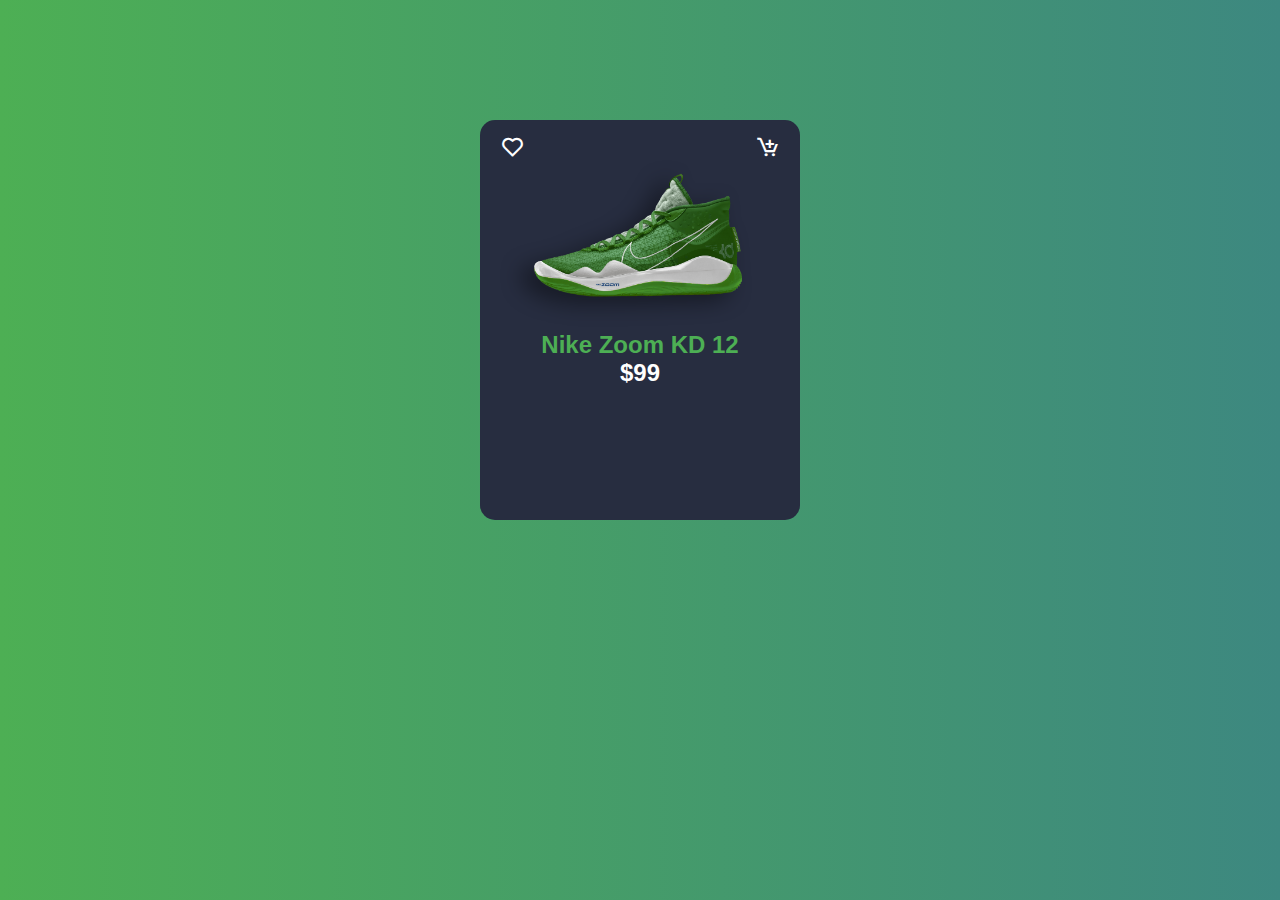
<file: prj1/index.html>
<!DOCTYPE html>
<html lang="en">
<head>
    <meta charset="UTF-8">
    <meta http-equiv="X-UA-Compatible" content="IE=edge">
    <meta name="viewport" content="width=device-width, initial-scale=1.0">
    <link rel="stylesheet" href="./style.css">
    <link href='https://unpkg.com/boxicons@2.1.2/css/boxicons.min.css' rel='stylesheet'>
    <title>Product card</title>
</head>
<body>
    <div class="card">
        <div class="card__heart">
            <i class='bx bx-heart'></i>
        </div>
        <div class="card__cart">
            <i class='bx bx-cart-add' ></i>
        </div>
        <div class="card__img">
            <img src="./Nike Zoom KD 12.png" alt="">
        </div>
        <div class="card__title">
            Nike Zoom KD 12
        </div>
        <div class="card__price">
            $99
        </div>
        <div class="card_action">
        
        </div>
        <div class="card__size">
            <h2>Size:</h2>
            <span>6</span>
            <span>7</span>
            <span>8</span>
            <span>9</span>
        </div>
        <div class="card__color">
            <h2>Color:</h2>
            <span class="card__color__green"></span>
            <span class="card__color__red"></span>
            <span class="card__color__black"></span>
   
        </div>
        <div class="card__action">
            <button>Buy now</button>
            <button>Add cart</button>
        
        </div>

        
    </div>
</body>
</html>
</file>
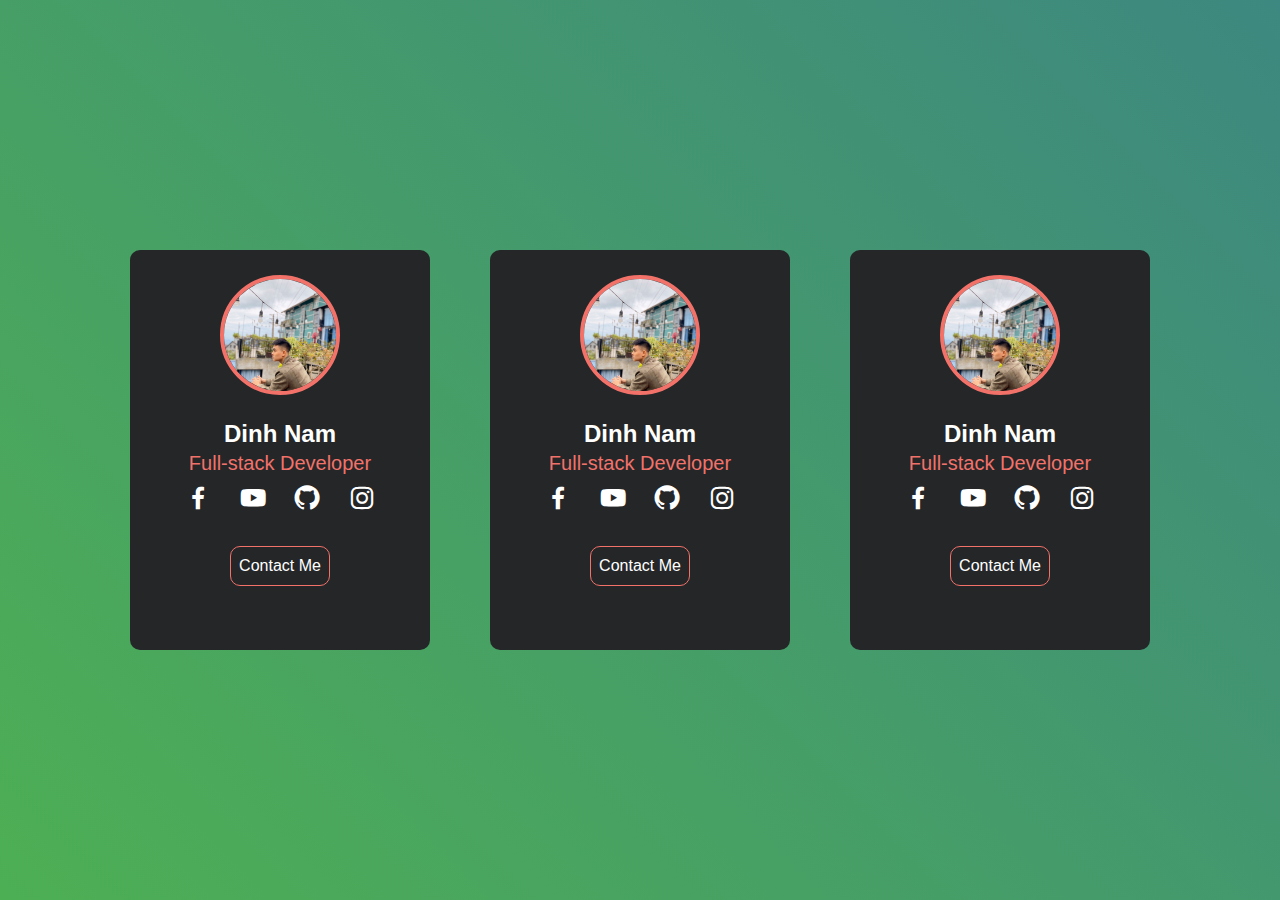
<file: prj2/index.html>
<!DOCTYPE html>
<html lang="en">
<head>
    <meta charset="UTF-8">
    <meta http-equiv="X-UA-Compatible" content="IE=edge">
    <meta name="viewport" content="width=device-width, initial-scale=1.0">
    <link rel="stylesheet" href="./style.css">
    <link href='https://unpkg.com/boxicons@2.1.2/css/boxicons.min.css' rel='stylesheet'>
    <title>Profile card</title>
</head>
<body>
    <div class="card">
        <div class="card__img">
            <img src="./aNam.jpg" alt="">
        </div>
        <div class="card__name bian"> Dinh Nam</div>
        <div class="card__job bian">Full-stack Developer</div>
        <div class="card__icon bian">
            <i class='bx bxl-facebook'></i>
            <i class='bx bxl-youtube'></i>
            <i class='bx bxl-github'></i>
            <i class='bx bxl-instagram' ></i>

        </div>
        <div class="card__button bian">
          <button>Contact Me</button>  
        </div>
    </div>

    <div class="card">
        <div class="card__img">
            <img src="./aNam.jpg" alt="">
        </div>
        <div class="card__name bian"> Dinh Nam</div>
        <div class="card__job bian">Full-stack Developer</div>
        <div class="card__icon bian">
            <i class='bx bxl-facebook'></i>
            <i class='bx bxl-youtube'></i>
            <i class='bx bxl-github'></i>
            <i class='bx bxl-instagram' ></i>

        </div>
        <div class="card__button bian">
          <button>Contact Me</button>  
        </div>
    </div>

    <div class="card">
        <div class="card__img">
            <img src="./aNam.jpg" alt="">
        </div>
        <div class="card__name bian"> Dinh Nam</div>
        <div class="card__job bian">Full-stack Developer</div>
        <div class="card__icon bian">
            <i class='bx bxl-facebook'></i>
            <i class='bx bxl-youtube'></i>
            <i class='bx bxl-github'></i>
            <i class='bx bxl-instagram' ></i>

        </div>
        <div class="card__button bian">
          <button>Contact Me</button>  
        </div>
    </div>
</body>
</html>
</file>
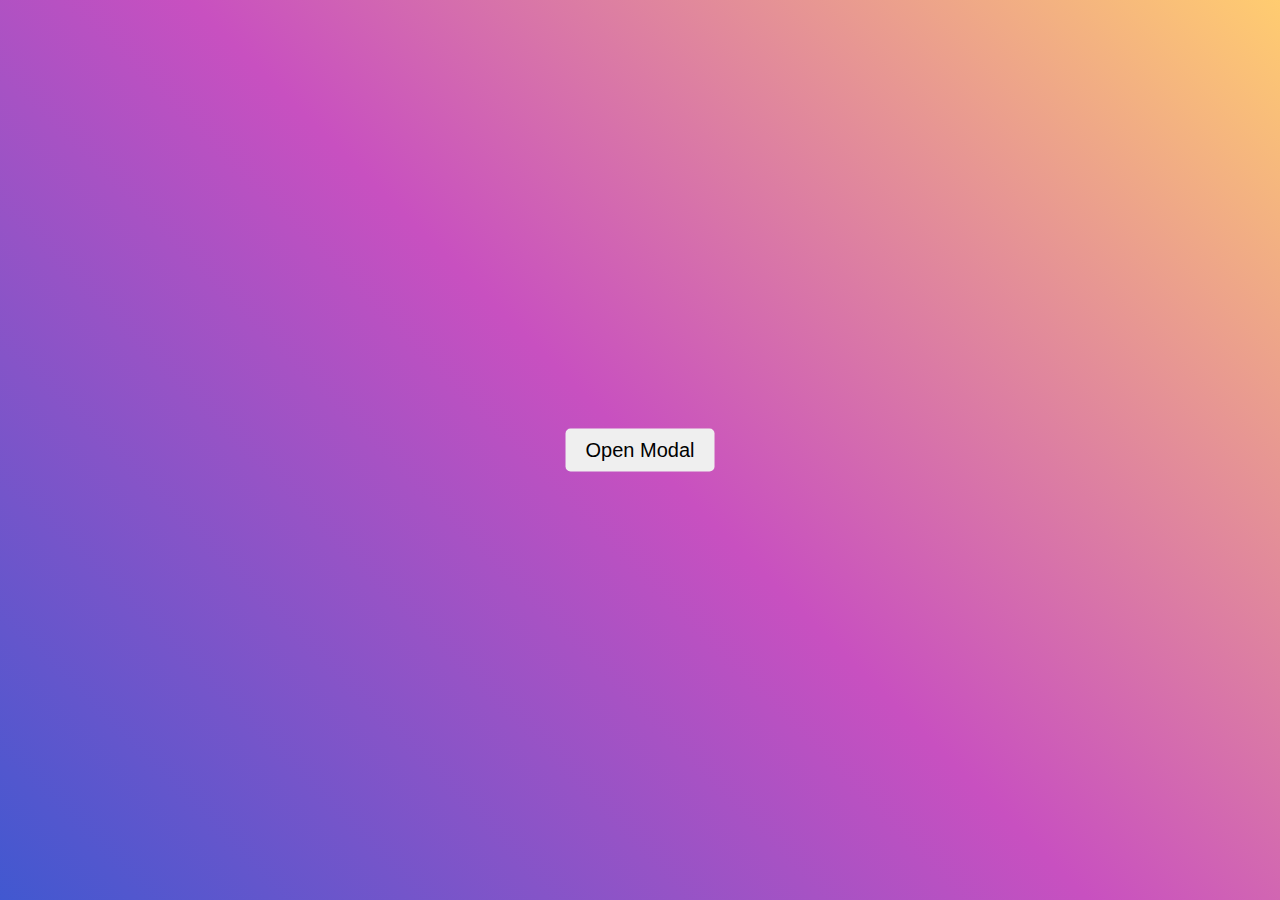
<file: prj3/index.html>
<!DOCTYPE html>
<html lang="en">
<head>
    <meta charset="UTF-8">
    <meta http-equiv="X-UA-Compatible" content="IE=edge">
    <meta name="viewport" content="width=device-width, initial-scale=1.0">
    <link rel="stylesheet" href="./style.css">
    <link href='https://unpkg.com/boxicons@2.1.2/css/boxicons.min.css' rel='stylesheet'>
    <title>Create modal</title>
</head>
<body>
    <button class="button__open">Open Modal</button>

    <div class="model hide">
        <div class="model__background">

        </div>
        <div class="model__inner">
            <div class="model__header">
                <p>Welcome to Nodemy</p>
                <i class='bx bxs-x-square'></i>
            </div>
            <div class="model__body">
                <h2>Modal</h2>
                <p>Đây là phần body của model</p>
            </div>
            <div class="model__footer">
                <button class="footer">Close</button>
            </div>
        </div>
    </div>
</body>
<script src="./app.js"></script>
</html>
</file>
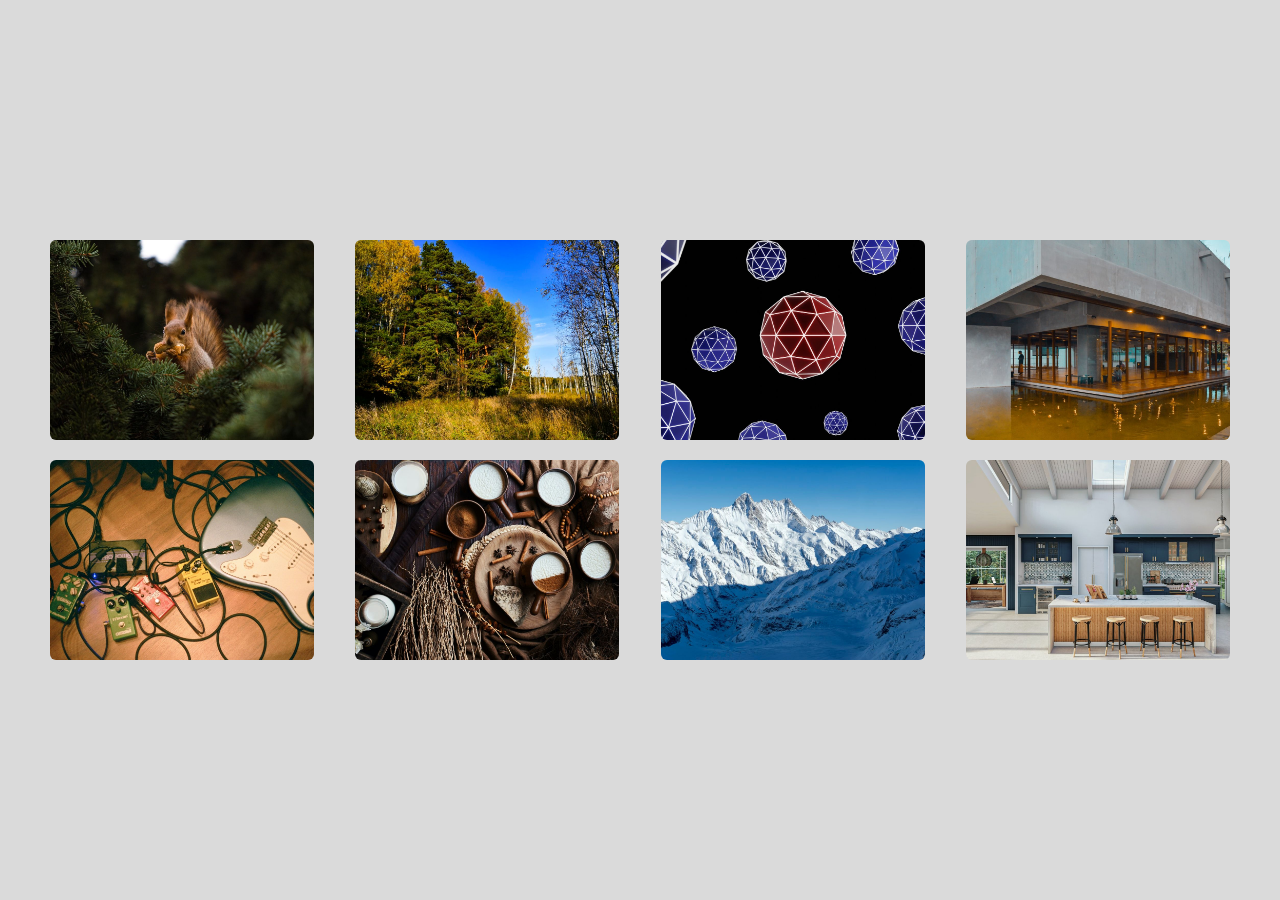
<file: prj4/index.html>
<!DOCTYPE html>
<html lang="en">
<head>
    <meta charset="UTF-8">
    <meta http-equiv="X-UA-Compatible" content="IE=edge">
    <meta name="viewport" content="width=device-width, initial-scale=1.0">
    <title>Image Gallery</title>
    <link href='https://unpkg.com/boxicons@2.1.2/css/boxicons.min.css' rel='stylesheet'>
    <link rel="stylesheet" href="./style.css">
</head>
<body>
    <div class="wrapper">
        <div class="image"> 
             <img src="./image/img1.jpeg" alt="">
        </div>
        <div class="image">
             <img src="./image/img2.jpeg" alt="">
        </div>
        <div class="image">
            <img src="./image/img3.jpeg" alt="">
        </div>
        <div class="image">
            <img src="./image/img4.jpeg" alt="">
        </div>
        <div class="image">
             <img src="./image/img5.jpeg" alt="">         
        </div>
        <div class="image">
            <img src="./image/img6.jpeg" alt="">
        </div>
        <div class="image">
            <img src="./image/img7.jpeg" alt="">
        </div>
        <div class="image">
            <img src="./image/img8.jpeg" alt="">
        </div>
    </div>
   <div class="gallery">
        <div class="left">
            <i class='bx bx-chevron-left'></i>
        </div>

         <div class="gallery__inner">
           <img src="./image/img1.jpeg" alt="">
        </div>

        <div class="close">
            <i class='bx bx-x'></i>
        </div>
     
        <div class="right">
            <i class='bx bx-chevron-right'></i>
        </div>
   </div>
</body>
<script src="./app.js"></script>
</html>
</file>
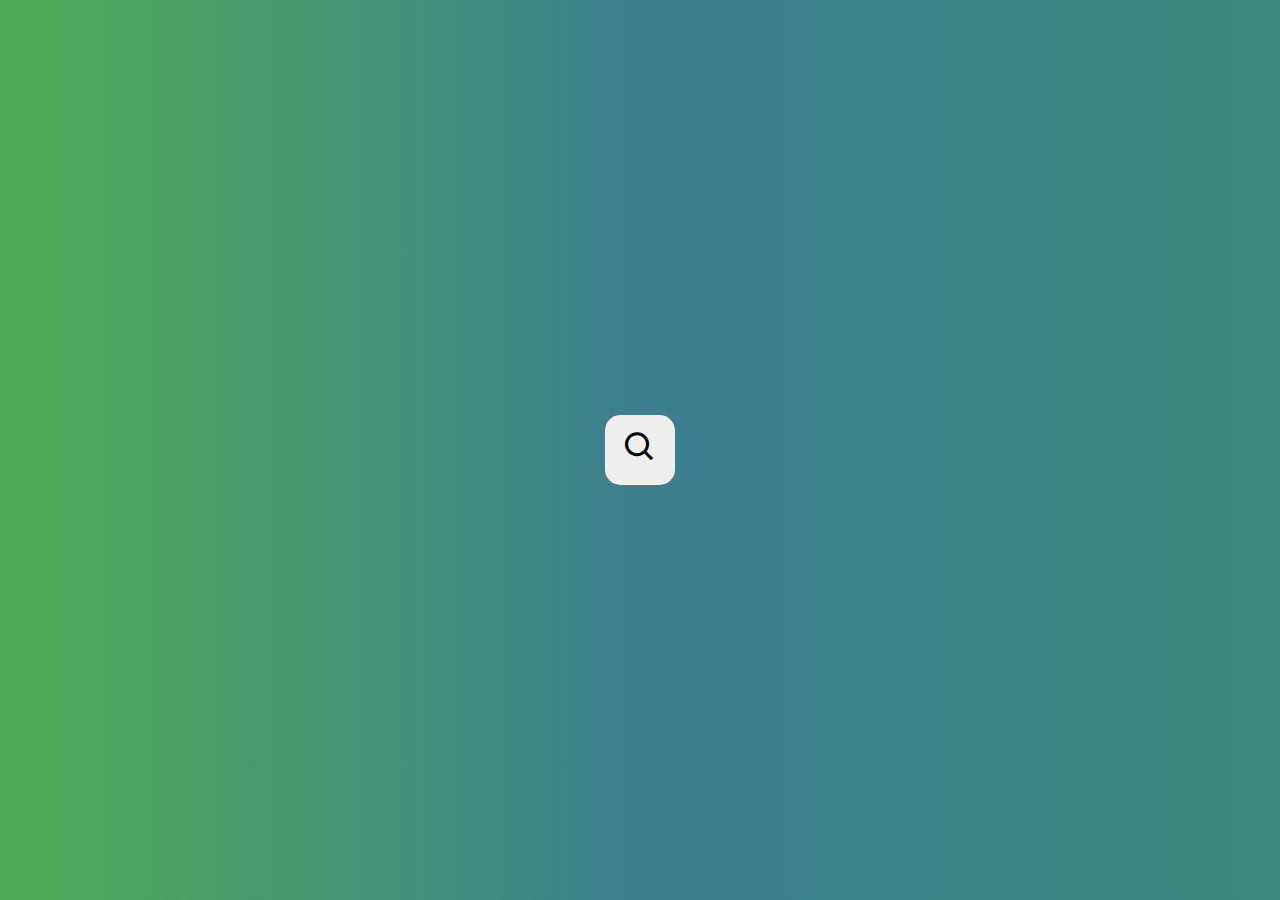
<file: prj5/index.html>
<!DOCTYPE html>
<html lang="en">
<head>
    <meta charset="UTF-8">
    <meta http-equiv="X-UA-Compatible" content="IE=edge">
    <meta name="viewport" content="width=device-width, initial-scale=1.0">
    <title>Search box</title>
    <link href='https://unpkg.com/boxicons@2.1.2/css/boxicons.min.css' rel='stylesheet'>
    <link rel="stylesheet" href="./style.css">
</head>
<body>
    <div class="search__box">
        <input class="search__input" type="text"></input>
        <button class="search__btn">
            <i class='bx bx-search'></i>
        </button>
            
        
    </div>

   
</body>
<script src="./app.js"></script>
</html>
</file>
<file: prj1/style.css>
*{
    margin: 0;
    padding:0 ;
    box-sizing: border-box;
}
body {
    /* background-color:  red; */
    height: auto;
    /* background-color:  #4daf54 */
    background-image: linear-gradient(to right, #4daf54, #3d8880);
}
.card{
    margin: 120px auto;
    width: 320px;
    height: 400px;
    background: #272d40;
    border-radius: 15px;
    padding: 40px 20px;
    color: white;
    
    font-family:'Gill Sans', 'Gill Sans MT', Calibri, 'Trebuchet MS', sans-serif;
    position: relative;
}


.card__heart:hover {
    cursor: pointer;

}
.card__img {
    width: 90%;
    transition: 0.5s;
}
.card__img img{
    width: 100%;
    height: 100%;
    object-fit: cover;
}
.card__title , .card__price   {
    font-size: 24px;
    font-weight: 650;
    text-align: center;
    transition: 0.5s;

    }
.card__title    {
    color: #4daf54;
    }
.card__size {
    font-size: 16px;

    }
.card__color    {
    
    
    }
.card__color, .card__size {
    display: flex;
    align-items: center;
    margin-bottom: 10px;
    }
.card__size span {
    padding: 1px 8px;
    background: #dadada;
    color:black;
    border-radius: 5px;
    margin: 0px 8px;
    font-weight: bold;
    cursor: pointer;
    
}
.card__color span{
    margin-top: 8px;
    width: 15px;
    height: 15px;
    border-radius: 50%;
    margin: 0 5px;
    cursor: pointer;

}
/* .card__color span:hover,.card__size span:hover {
    cursor: pointer;
} */
.card__action   {
    margin-top: 5px;

    }
.card__color__green {
    background: green;
}
.card__color__red {
    background: red;
}
.card__color__black {
    background: black;
}
.card__action button {
    background-color: #4daf54;
    border: none;
    outline: none;
    color: white;
    padding:10px 20px;
    font-weight: bold;
    border-radius: 5px;
    margin-right: 8px;
    transition: 0.2s;

}
.card__action button:hover {
    transform: scale(0.9);
    cursor: pointer;
}
.card:hover .card__img {
    transform: translateY(-90px) rotate(-20deg);

}
.card:hover .card__price, .card:hover .card__title{
     
    transform: translate(-40px, -72px) ;
}

.card__size {
    margin-top: 150px;
}
.card__size, .card__color, .card__action {
   
    visibility: hidden;
    opacity: 0;
    transition: 0.5s;
    transition-delay: 0.1s;
} 
.card:hover .card__size,  .card:hover .card__color, .card:hover .card__action {
    transform: translateY(-150px);
    visibility:visible;
    opacity: 100;
} 
.card:hover .card__size {
    margin-top: 140px;
}
.card__heart{
    position: absolute;
    left: 20px;
    font-size: 25px;
    margin-top: -25px;
    cursor: pointer;
    z-index: 2;
    
 }
 .card__cart{
     position: absolute;
     right: 20px;
     margin-top: -25px;
     font-size: 25px;
     cursor: pointer;
 }
</file>
<file: prj2/style.css>
*{
    margin: 0;
    padding: 0;
    box-sizing: border-box;
}
 
body {
    height: 100vh;
    /* background-color:  #4daf54 */
    background: linear-gradient(45deg, #4daf54, #3d8880);
    display: flex;
    justify-content: center;
    align-items: center;
    text-align: center;
}

.card{
    margin: auto 30px;
    width: 300px;
    height: 400px;
    background: #242628;
    border-radius: 10px;
    color: white;
    
    font-family:'Gill Sans', 'Gill Sans MT', Calibri, 'Trebuchet MS', sans-serif;
    position: relative;
    overflow: hidden;


}

img{
    object-fit: cover;
    width: 100%;
    height: 100%;
    object-position: center;
     
}

.card__img{
    width: 120px;
    height: 120px;
    border: 4px solid #f2726a;
    position: relative;
    border-radius: 50%;
    overflow: hidden;
    margin: 0 auto;
    transition: 0.2s;
    transition-delay: 0.2s;
    transform: translateY(25px);
}

.card__name {
    font-weight: bold;
    margin-top: 50px ;
    font-size: 24px;
}

.card__job {
    font-size: 20px;
    margin: 4px;
    color: #f2726a;
}

.card__icon {
    font-size: 30px;
    margin: 8px;

}

i {
    margin: 0 8px
}
i:hover {
    color: #f2726a;
    cursor: pointer;
}


button {
    height: 40px;
    width: 100px;
    background-color: #242628;
    border: 1px solid #f2726a ;
    color: white;
    font-family:'Gill Sans', 'Gill Sans MT', Calibri, 'Trebuchet MS', sans-serif;
    border-radius: 10px;
    margin: 20px ;
    font-size: 16px;

}
button:hover {
    cursor: pointer;
    background-color: #f2726a;
}

.card__img:hover {
    width: 100%;
    height: 100%;
    border-radius: unset;
    transform: unset;
    border: unset;
    transition: 0.2s;
}

.card bian:hover {
visibility: hidden;
}
</file>
<file: prj3/style.css>
*{
    margin: 0;
    padding: 0;
    box-sizing: border-box;
}
 
body {
    height: 100vh;
    background: linear-gradient(45deg, rgb(65, 88, 208) 0%, rgb(200, 80, 192) 50%, rgb(255, 204, 112) 100%);
    /*display: flex;
     justify-content: center;
    align-items: center;
    text-align: center; */
    overflow: hidden;
    font-family: 'Lucida Sans', 'Lucida Sans Regular', 'Lucida Grande', 'Lucida Sans Unicode', Geneva, Verdana, sans-serif;
}

.button__open {
    /* height: 30px;
    width: 100px; */
    border-radius: 5px;
    border: none;
    outline: none;
    padding: 10px 20px;
    position: relative;
    /* text-align: center; */
    font-size: 20px;
    top: 50%;
    left: 50%;
    transform: translate(-50%,-50%);
    transition: 300ms;
}

.model__background {
    position: fixed;   
    top: 0;
    background: rgba(0, 0, 0, 0.6);

    width: 100%;
    height: 100%;
}

.model {

    
}

.model__inner {
    width: 450px;
    /* height: auto; */
    position: relative;
    top: 60%;
    background: #fff;
    margin: 100px auto;
    border-radius: 5px;
    animation: modelShow 0.3s linear;
    /* z-index: 2; */

}
.model__header {
    background-color: #e26e70;
    left: 0;
    justify-content: space-between;
    border-top-left-radius: 5px;
    border-top-right-radius: 5px;
    align-items: center;
    font-size: 16px;
    padding: 15px;
    color: #fff;
    display: flex;
}

.model__body {
    padding: 15px;
}

.model__body h2 {
    color: #e26e70 ;
    /* padding: 10px; */
    margin: 0 0 10px 0;
}
.model__body p {
    /* padding-left: 10px ; */
    font-size: 14px;
    
}
 .button__open:hover{
    cursor: pointer;
    background: rgb(255, 255, 255,0.6) ;
}




/*.model__inner .bxs-x-square {
    float: right;
    margin-top: -15px;
} */ 

.model__footer {
    padding: 15px;
    text-align: right;
}

.model__footer button {
    /* float: right; */
    position: relative;
    right: 0;
    padding: 10px 20px;
    background-color: #e26e70;
    border-radius: 6px;
    border: none;
    color: #fff;
}
.model__footer button:hover, .model__inner .bxs-x-square:hover   {
    cursor: pointer;
}

.hide{
    display: none;
}

@keyframes modelShow {
    from {
        top: 0;
        opacity: 0;
    }
    to {
        top: 30%;
        opacity: 1;
    }
}
</file>
<file: prj4/style.css>
*{
    margin: 0;
    padding: 0;
    box-sizing: border-box;
    /* border: 1px solid black; */
}

body {
    background: #DADADA;
    height: 100vh;
    width: 100%;
    overflow: hidden;
    display: flex;
    justify-content: center;
    align-items: center;
}

.wrapper {
    width: 1200px;
    flex-wrap: wrap;
    display: flex;
    margin: auto;
    justify-content: space-between;
   }

img {
    width: 100%;
    height: 100%;
    object-fit: cover;
    object-position: center;
    transition: 0.5s;
}

.image {
    width: 22%;
    height: 200px;
    overflow: hidden;
    border-radius: 6px;
    margin: 10px;
}
.image:hover img{
    transform: scale(1.2);
}

.gallery {
    position: fixed;
    width: 100%;
    height: 100%;
    background: rgb(0,0,0,0.6);
    display: flex;
    align-items: center;
    /* color: white; */
    font-weight: 500;
    font-size: 80px;
    opacity: 0;
    pointer-events: none;
    transform: scale(0.8);
    transition: 0.5s;
}
.close {
    position: absolute;
    right: 0;
    top: 0;
}
.left {
    position: absolute;
    left: 10px;
}

.right {
    position: absolute;
    right: 10px;
}


.close, .left, .right {
    color: rgb(255,255,255,0.6);
}

.close:hover, .left:hover, .right:hover, .image img:hover {
    cursor: pointer;
}

.gallery__inner {
    width: 70%;
    height: 70%;
    margin: 0 auto;
}

.gallery img {
    width: 500px;
    align-items: center;
    object-position: center;
    
}
/* .hide {
    display: none;
}  */

.show {
    opacity: 1;
    pointer-events: auto;
    transform: scale(1);
}

.hide {
    display: none;
}
</file>
<file: prj5/style.css>
*{
    margin: 0;
    padding: 0;
    box-sizing: border-box;
    /* border: 1px solid black; */
}

body {
    background-image: linear-gradient(to right, #4daf54,#3d7e8f, #3d8880);
    height: 100vh;
    display: flex;
    justify-content: center;
    align-items: center;

}

.search__box {
    background: #000003;
    overflow: hidden;
    width: 70px;
    height: 70px;
    position: relative;
    border-radius: 15px;
    transition: all 0.5s ease;
}

.search__input {
    width: 100%;
    height: 100%;
    border: none;
    outline: none;
    background: transparent;
    color: #fff;
    font-size: 36px;
    padding: 20px 100px 20px 20px;
}


.search__btn {
    position: absolute;
    top: 0;
    right: 0;
    width: 70px;
    height: 70px;
    font-size: 36px;
    border: none;
    outline: none;
}

.search__btn:hover {
    cursor: pointer;
}

.search__open {
    width: 400px;

}
</file>
